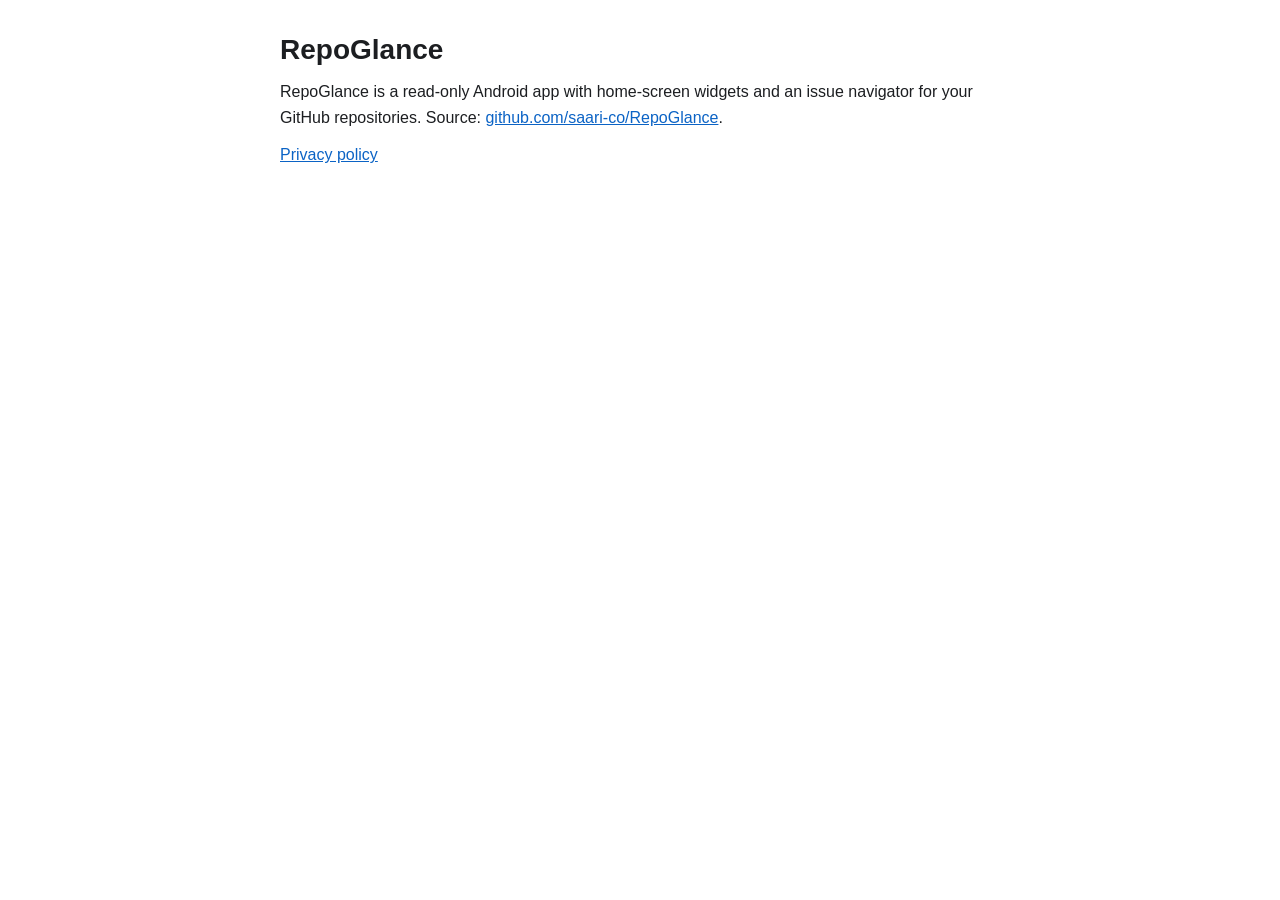
<file: docs/index.html>
<!doctype html>
<html lang="en">
<head>
<meta charset="utf-8">
<meta name="viewport" content="width=device-width, initial-scale=1">
<title>RepoGlance</title>
<style>
  :root {
    color-scheme: light dark;
  }
  body {
    margin: 0;
    padding: 2rem 1.25rem 4rem;
    font-family: -apple-system, BlinkMacSystemFont, "Segoe UI", Roboto,
      Helvetica, Arial, sans-serif;
    line-height: 1.6;
    color: #1c1e21;
    background: #ffffff;
  }
  main {
    max-width: 720px;
    margin: 0 auto;
  }
  h1 {
    font-size: 1.75rem;
    line-height: 1.25;
    margin: 0 0 0.5rem;
  }
  p {
    margin: 0.75rem 0;
  }
  a {
    color: #0b63c5;
    text-decoration: underline;
    word-break: break-word;
  }
  @media (prefers-color-scheme: dark) {
    body {
      background: #0d1117;
      color: #e6edf3;
    }
    a {
      color: #6cb6ff;
    }
  }
</style>
</head>
<body>
<main>
  <h1>RepoGlance</h1>
  <p>RepoGlance is a read-only Android app with home-screen widgets and an issue navigator for your GitHub repositories. Source: <a href="https://github.com/saari-co/RepoGlance">github.com/saari-co/RepoGlance</a>.</p>
  <p><a href="privacy/">Privacy policy</a></p>
</main>
</body>
</html>
</file>
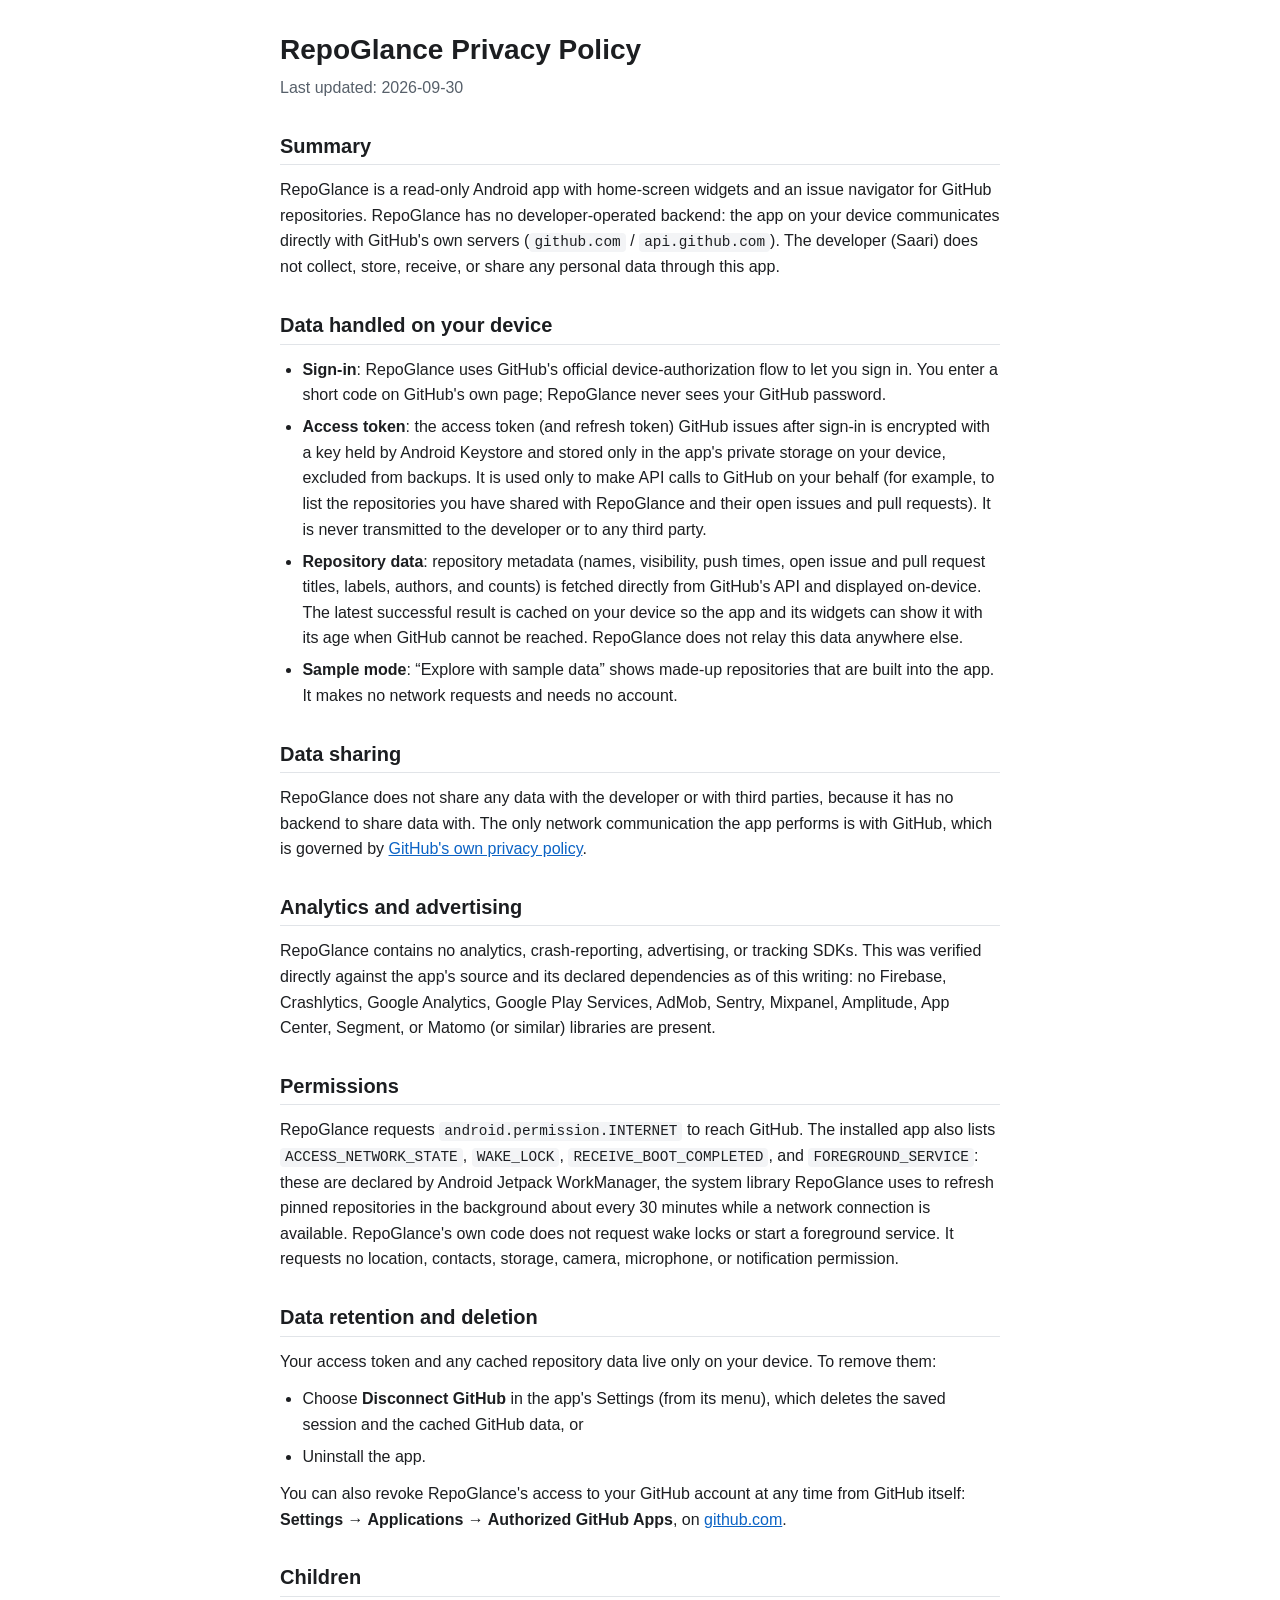
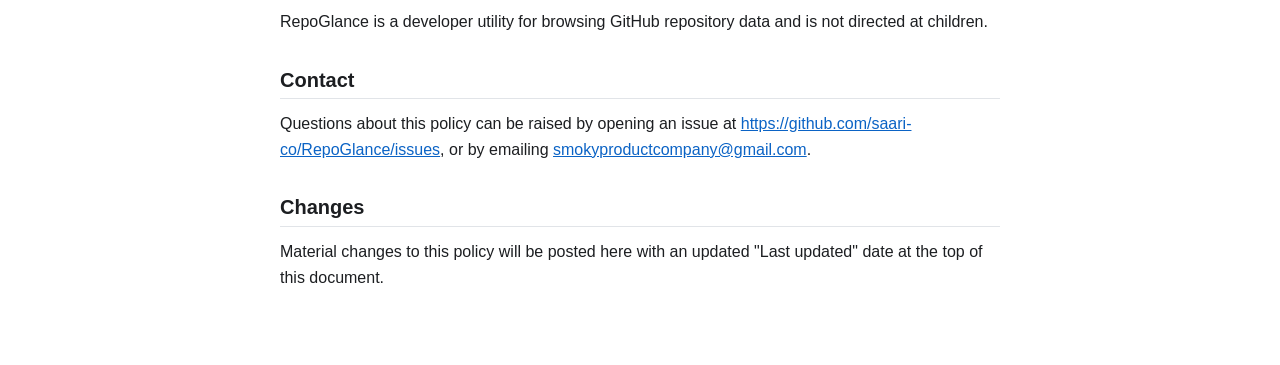
<file: docs/privacy/index.html>
<!doctype html>
<html lang="en">
<head>
<meta charset="utf-8">
<meta name="viewport" content="width=device-width, initial-scale=1">
<title>RepoGlance Privacy Policy</title>
<style>
  :root {
    color-scheme: light dark;
  }
  body {
    margin: 0;
    padding: 2rem 1.25rem 4rem;
    font-family: -apple-system, BlinkMacSystemFont, "Segoe UI", Roboto,
      Helvetica, Arial, sans-serif;
    line-height: 1.6;
    color: #1c1e21;
    background: #ffffff;
  }
  main {
    max-width: 720px;
    margin: 0 auto;
  }
  h1 {
    font-size: 1.75rem;
    line-height: 1.25;
    margin: 0 0 0.5rem;
  }
  h2 {
    font-size: 1.25rem;
    line-height: 1.3;
    margin: 2rem 0 0.75rem;
    border-bottom: 1px solid #e1e4e8;
    padding-bottom: 0.35rem;
  }
  p, ul {
    margin: 0.75rem 0;
  }
  ul {
    padding-left: 1.4rem;
  }
  li {
    margin: 0.4rem 0;
  }
  a {
    color: #0b63c5;
    text-decoration: underline;
    word-break: break-word;
  }
  code {
    font-family: ui-monospace, SFMono-Regular, Menlo, Consolas, monospace;
    font-size: 0.9em;
    background: #f3f4f6;
    padding: 0.1em 0.35em;
    border-radius: 4px;
  }
  .updated {
    color: #57606a;
    margin-top: 0;
  }
  @media (prefers-color-scheme: dark) {
    body {
      background: #0d1117;
      color: #e6edf3;
    }
    h2 {
      border-bottom-color: #30363d;
    }
    a {
      color: #6cb6ff;
    }
    code {
      background: #161b22;
    }
    .updated {
      color: #8b949e;
    }
  }
</style>
</head>
<body>
<main>
  <h1>RepoGlance Privacy Policy</h1>
  <p class="updated">Last updated: 2026-09-30</p>

  <h2>Summary</h2>
  <p>
    RepoGlance is a read-only Android app with home-screen widgets and an issue
    navigator for GitHub repositories. RepoGlance has no developer-operated
    backend: the app on your device communicates directly with GitHub's own
    servers (<code>github.com</code> / <code>api.github.com</code>). The developer (Saari) does not
    collect, store, receive, or share any personal data through this app.
  </p>

  <h2>Data handled on your device</h2>
  <ul>
    <li><strong>Sign-in</strong>: RepoGlance uses GitHub's official device-authorization flow
      to let you sign in. You enter a short code on GitHub's own page; RepoGlance
      never sees your GitHub password.</li>
    <li><strong>Access token</strong>: the access token (and refresh token) GitHub issues after
      sign-in is encrypted with a key held by Android Keystore and stored only in
      the app's private storage on your device, excluded from backups. It is used
      only to make API calls to GitHub on your behalf (for example, to list the
      repositories you have shared with RepoGlance and their open issues and pull
      requests). It is never transmitted to the developer or to any third party.</li>
    <li><strong>Repository data</strong>: repository metadata (names, visibility, push times,
      open issue and pull request titles, labels, authors, and counts) is fetched
      directly from GitHub's API and displayed on-device. The latest successful
      result is cached on your device so the app and its widgets can show it with
      its age when GitHub cannot be reached. RepoGlance does not relay this data
      anywhere else.</li>
    <li><strong>Sample mode</strong>: &ldquo;Explore with sample data&rdquo; shows made-up repositories that
      are built into the app. It makes no network requests and needs no account.</li>
  </ul>

  <h2>Data sharing</h2>
  <p>
    RepoGlance does not share any data with the developer or with third parties,
    because it has no backend to share data with. The only network
    communication the app performs is with GitHub, which is governed by
    <a href="https://docs.github.com/en/site-policy/privacy-policies/github-privacy-statement">GitHub's own privacy policy</a>.
  </p>

  <h2>Analytics and advertising</h2>
  <p>
    RepoGlance contains no analytics, crash-reporting, advertising, or tracking
    SDKs. This was verified directly against the app's source and its declared
    dependencies as of this writing: no Firebase, Crashlytics, Google Analytics,
    Google Play Services, AdMob, Sentry, Mixpanel, Amplitude, App Center,
    Segment, or Matomo (or similar) libraries are present.
  </p>

  <h2>Permissions</h2>
  <p>
    RepoGlance requests <code>android.permission.INTERNET</code> to reach GitHub. The
    installed app also lists <code>ACCESS_NETWORK_STATE</code>, <code>WAKE_LOCK</code>,
    <code>RECEIVE_BOOT_COMPLETED</code>, and <code>FOREGROUND_SERVICE</code>: these are declared by
    Android Jetpack WorkManager, the system library RepoGlance uses to refresh
    pinned repositories in the background about every 30 minutes while a network
    connection is available. RepoGlance's own code does not request wake locks or
    start a foreground service. It requests no location, contacts, storage,
    camera, microphone, or notification permission.
  </p>

  <h2 id="data-retention-and-deletion">Data retention and deletion</h2>
  <p>
    Your access token and any cached repository data live only on your device.
    To remove them:
  </p>
  <ul>
    <li>Choose <strong>Disconnect GitHub</strong> in the app's Settings (from its menu), which deletes the saved
      session and the cached GitHub data, or</li>
    <li>Uninstall the app.</li>
  </ul>
  <p>
    You can also revoke RepoGlance's access to your GitHub account at any time
    from GitHub itself: <strong>Settings &rarr; Applications &rarr; Authorized GitHub Apps</strong>, on
    <a href="https://github.com/settings/apps/authorizations">github.com</a>.
  </p>

  <h2>Children</h2>
  <p>
    RepoGlance is a developer utility for browsing GitHub repository data and is
    not directed at children.
  </p>

  <h2>Contact</h2>
  <p>
    Questions about this policy can be raised by opening an issue at
    <a href="https://github.com/saari-co/RepoGlance/issues">https://github.com/saari-co/RepoGlance/issues</a>, or by emailing
    <a href="mailto:smokyproductcompany@gmail.com">smokyproductcompany@gmail.com</a>.
  </p>

  <h2>Changes</h2>
  <p>
    Material changes to this policy will be posted here with an updated "Last
    updated" date at the top of this document.
  </p>
</main>
</body>
</html>
</file>
